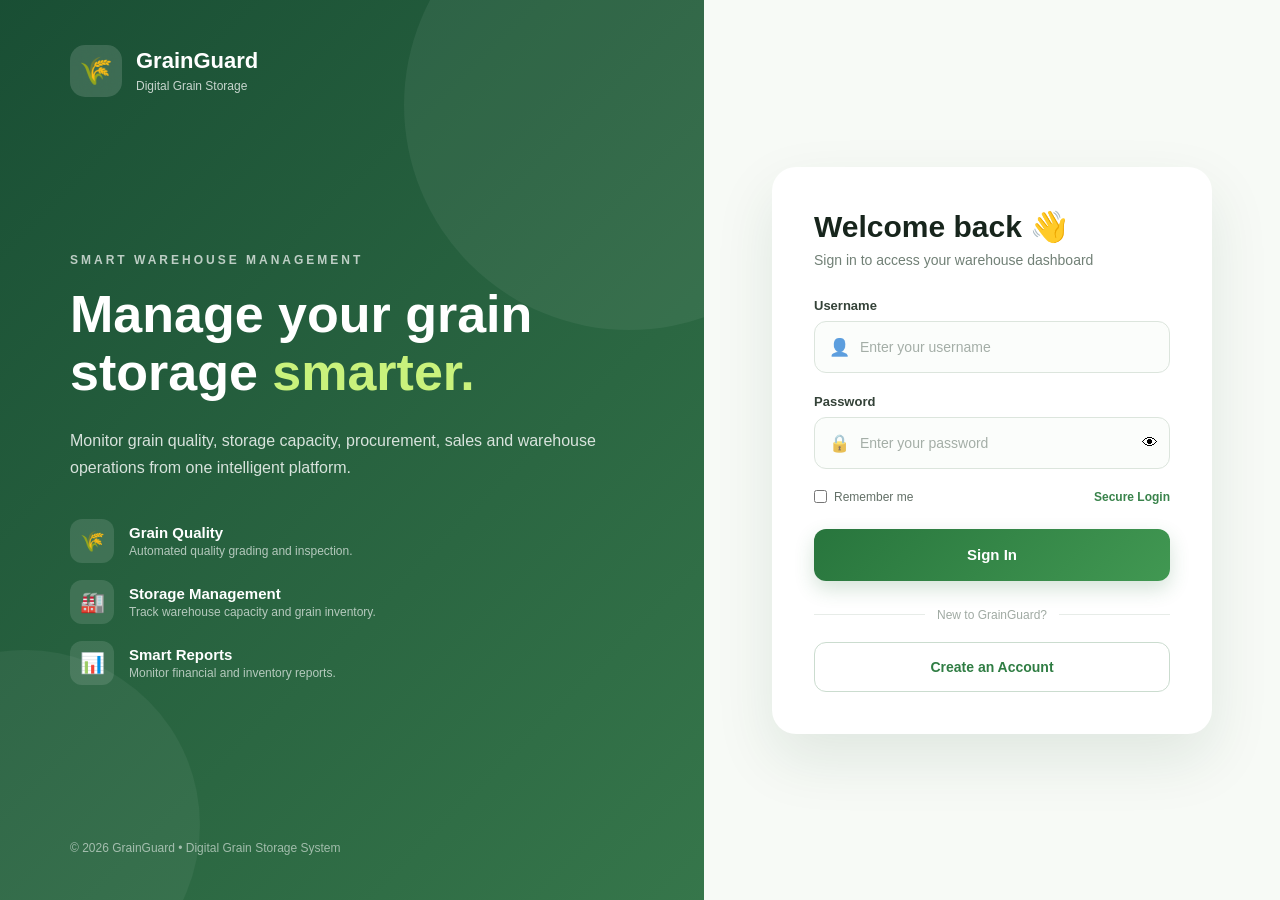
<file: src/main/resources/static/login.html>
<!DOCTYPE html>
<html lang="en">
<head>
    <meta charset="UTF-8">
    <meta name="viewport" content="width=device-width, initial-scale=1.0">

    <title>Login | Digital Grain Storage</title>

    <link rel="stylesheet" href="css/login.css">
</head>

<body>

<div class="page-container">

    <!-- LEFT SIDE -->
    <div class="welcome-section">

        <div class="logo">
            <div class="logo-icon">🌾</div>
            <div>
                <h2>GrainGuard</h2>
                <span>Digital Grain Storage</span>
            </div>
        </div>

        <div class="welcome-content">

            <p class="small-title">SMART WAREHOUSE MANAGEMENT</p>

            <h1>
                Manage your grain storage
                <span>smarter.</span>
            </h1>

            <p class="description">
                Monitor grain quality, storage capacity, procurement,
                sales and warehouse operations from one intelligent platform.
            </p>

            <div class="features">

                <div class="feature">
                    <div class="feature-icon">🌾</div>
                    <div>
                        <h3>Grain Quality</h3>
                        <p>Automated quality grading and inspection.</p>
                    </div>
                </div>

                <div class="feature">
                    <div class="feature-icon">🏭</div>
                    <div>
                        <h3>Storage Management</h3>
                        <p>Track warehouse capacity and grain inventory.</p>
                    </div>
                </div>

                <div class="feature">
                    <div class="feature-icon">📊</div>
                    <div>
                        <h3>Smart Reports</h3>
                        <p>Monitor financial and inventory reports.</p>
                    </div>
                </div>

            </div>
        </div>

        <div class="copyright">
            © 2026 GrainGuard • Digital Grain Storage System
        </div>

    </div>


    <!-- RIGHT SIDE -->
    <div class="login-section">

        <div class="login-card">

            <div class="mobile-logo">
                🌾 GrainGuard
            </div>

            <div class="card-header">
                <h1>Welcome back 👋</h1>
                <p>Sign in to access your warehouse dashboard</p>
            </div>

            <!-- ERROR / SUCCESS MESSAGE -->
            <div id="message" class="message"></div>

            <form id="loginForm">

                <div class="input-group">

                    <label for="username">Username</label>

                    <div class="input-wrapper">
                        <span class="input-icon">👤</span>

                        <input
                                type="text"
                                id="username"
                                name="username"
                                placeholder="Enter your username"
                                required
                                autocomplete="username"
                        >
                    </div>

                </div>


                <div class="input-group">

                    <label for="password">Password</label>

                    <div class="input-wrapper">

                        <span class="input-icon">🔒</span>

                        <input
                                type="password"
                                id="password"
                                name="password"
                                placeholder="Enter your password"
                                required
                                autocomplete="current-password"
                        >

                        <button
                                type="button"
                                class="show-password"
                                id="togglePassword">
                            👁
                        </button>

                    </div>

                </div>


                <div class="form-options">

                    <label class="remember">
                        <input type="checkbox" id="rememberMe">
                        <span>Remember me</span>
                    </label>

                    <span class="forgot">
                        Secure Login
                    </span>

                </div>


                <button type="submit" class="login-button" id="loginButton">

                    <span id="buttonText">Sign In</span>

                    <span id="loader" class="loader"></span>

                </button>

            </form>


            <div class="divider">
                <span>New to GrainGuard?</span>
            </div>


            <a href="register.html" class="register-button">
                Create an Account
            </a>

        </div>

    </div>

</div>

<script src="js/login.js"></script>

</body>
</html>
</file>
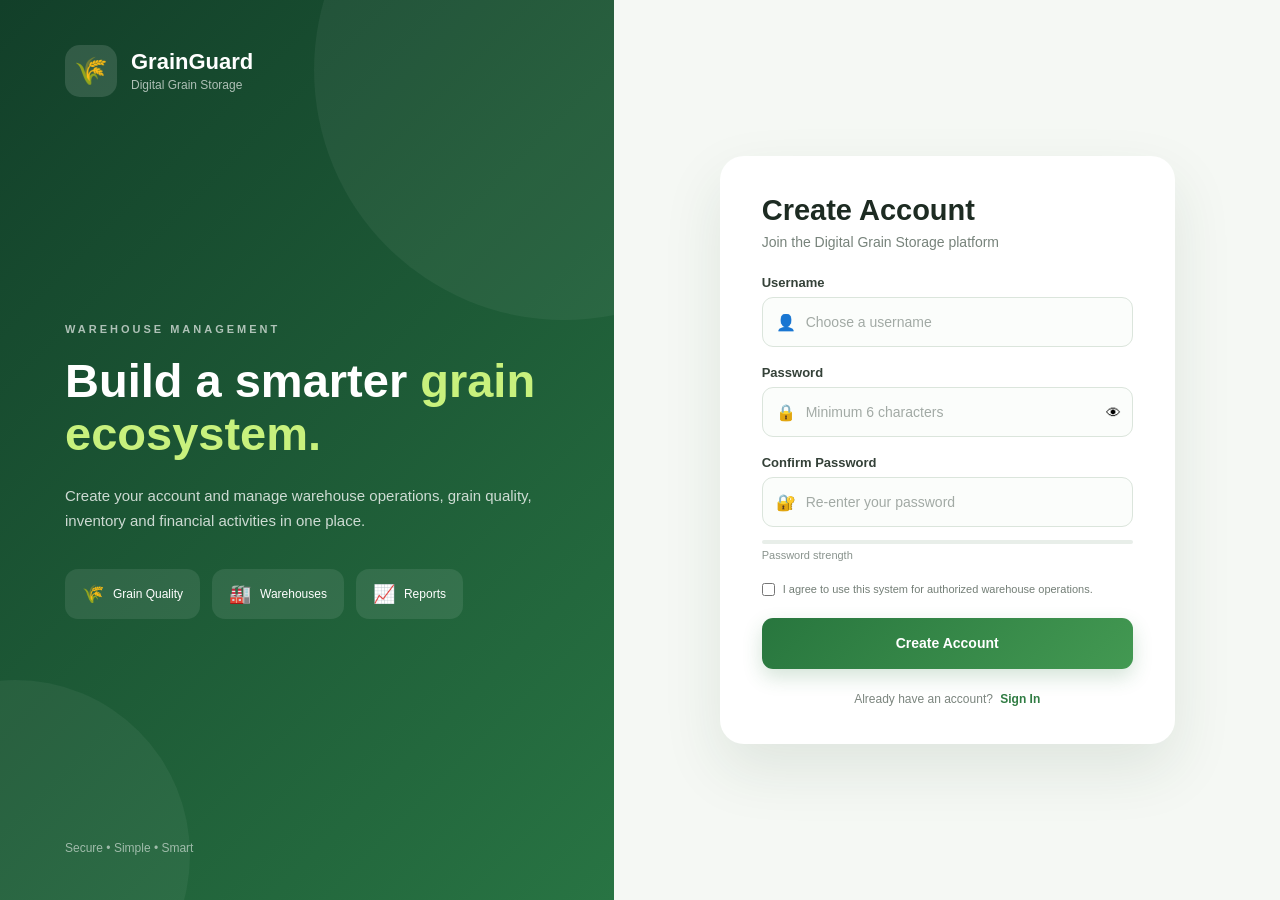
<file: src/main/resources/static/register.html>
<!DOCTYPE html>
<html lang="en">

<head>

    <meta charset="UTF-8">

    <meta name="viewport"
          content="width=device-width, initial-scale=1.0">

    <title>Create Account | GrainGuard</title>

    <link rel="stylesheet"
          href="css/register.css">

</head>


<body>

<div class="register-page">


    <!-- LEFT SIDE -->

    <div class="register-brand">

        <div class="brand-logo">

            <div class="brand-icon">
                🌾
            </div>

            <div>
                <h2>GrainGuard</h2>
                <span>Digital Grain Storage</span>
            </div>

        </div>


        <div class="brand-content">

            <span class="brand-label">
                WAREHOUSE MANAGEMENT
            </span>

            <h1>
                Build a smarter
                <span>grain ecosystem.</span>
            </h1>

            <p>
                Create your account and manage warehouse
                operations, grain quality, inventory and
                financial activities in one place.
            </p>


            <div class="stats">

                <div class="stat">
                    <strong>🌾</strong>
                    <span>Grain Quality</span>
                </div>

                <div class="stat">
                    <strong>🏭</strong>
                    <span>Warehouses</span>
                </div>

                <div class="stat">
                    <strong>📈</strong>
                    <span>Reports</span>
                </div>

            </div>

        </div>


        <div class="brand-footer">
            Secure • Simple • Smart
        </div>

    </div>


    <!-- RIGHT SIDE -->

    <div class="register-container">

        <div class="register-card">


            <div class="mobile-brand">
                🌾 GrainGuard
            </div>


            <div class="register-header">

                <h1>Create Account</h1>

                <p>
                    Join the Digital Grain Storage platform
                </p>

            </div>


            <div id="message" class="message"></div>


            <form id="registerForm">


                <!-- USERNAME -->

                <div class="input-group">

                    <label for="username">
                        Username
                    </label>

                    <div class="input-wrapper">

                        <span>👤</span>

                        <input
                                type="text"
                                id="username"
                                placeholder="Choose a username"
                                required
                                autocomplete="username"
                        >

                    </div>

                </div>


                <!-- PASSWORD -->

                <div class="input-group">

                    <label for="password">
                        Password
                    </label>

                    <div class="input-wrapper">

                        <span>🔒</span>

                        <input
                                type="password"
                                id="password"
                                placeholder="Minimum 6 characters"
                                required
                                autocomplete="new-password"
                        >

                        <button
                                type="button"
                                id="togglePassword">
                            👁
                        </button>

                    </div>

                </div>


                <!-- CONFIRM PASSWORD -->

                <div class="input-group">

                    <label for="confirmPassword">
                        Confirm Password
                    </label>

                    <div class="input-wrapper">

                        <span>🔐</span>

                        <input
                                type="password"
                                id="confirmPassword"
                                placeholder="Re-enter your password"
                                required
                                autocomplete="new-password"
                        >

                    </div>

                </div>


                <!-- PASSWORD STRENGTH -->

                <div class="password-strength">

                    <div class="strength-bar">

                        <span id="strengthBar"></span>

                    </div>

                    <p id="strengthText">
                        Password strength
                    </p>

                </div>


                <!-- TERMS -->

                <label class="terms">

                    <input
                            type="checkbox"
                            id="terms"
                            required
                    >

                    <span>
                        I agree to use this system for
                        authorized warehouse operations.
                    </span>

                </label>


                <button
                        type="submit"
                        class="create-button"
                        id="registerButton">

                    <span id="buttonText">
                        Create Account
                    </span>

                    <span
                            id="loader"
                            class="loader">
                    </span>

                </button>


            </form>


            <div class="login-link">

                Already have an account?

                <a href="login.html">
                    Sign In
                </a>

            </div>


        </div>

    </div>

</div>


<script src="js/register.js"></script>

</body>

</html>
</file>
<file: src/main/resources/static/css/login.css>
* {
    margin: 0;
    padding: 0;
    box-sizing: border-box;
}

body {
    font-family: "Segoe UI", Arial, sans-serif;
    min-height: 100vh;
    background: #f4f7f2;
    color: #1f2937;
}

.page-container {
    min-height: 100vh;
    display: flex;
}


/* =========================
   LEFT SECTION
========================= */

.welcome-section {
    width: 55%;
    min-height: 100vh;
    padding: 45px 70px;
    color: white;
    position: relative;
    overflow: hidden;

    background:
        linear-gradient(
            135deg,
            rgba(18, 73, 46, 0.97),
            rgba(42, 110, 64, 0.94)
        );

    display: flex;
    flex-direction: column;
    justify-content: space-between;
}

.welcome-section::before {
    content: "";
    position: absolute;
    width: 450px;
    height: 450px;
    border-radius: 50%;
    background: rgba(255, 255, 255, 0.06);
    right: -150px;
    top: -120px;
}

.welcome-section::after {
    content: "";
    position: absolute;
    width: 350px;
    height: 350px;
    border-radius: 50%;
    background: rgba(255, 255, 255, 0.05);
    left: -150px;
    bottom: -100px;
}


/* LOGO */

.logo {
    display: flex;
    align-items: center;
    gap: 14px;
    position: relative;
    z-index: 2;
}

.logo-icon {
    width: 52px;
    height: 52px;
    border-radius: 15px;
    background: rgba(255,255,255,0.15);
    display: flex;
    align-items: center;
    justify-content: center;
    font-size: 27px;
    backdrop-filter: blur(10px);
}

.logo h2 {
    font-size: 22px;
    margin-bottom: 2px;
}

.logo span {
    font-size: 12px;
    opacity: 0.75;
}


/* WELCOME CONTENT */

.welcome-content {
    max-width: 600px;
    position: relative;
    z-index: 2;
}

.small-title {
    font-size: 12px;
    letter-spacing: 3px;
    font-weight: 700;
    opacity: 0.7;
    margin-bottom: 18px;
}

.welcome-content h1 {
    font-size: 52px;
    line-height: 1.12;
    margin-bottom: 25px;
}

.welcome-content h1 span {
    color: #c9f27c;
}

.description {
    font-size: 16px;
    line-height: 1.7;
    max-width: 530px;
    color: rgba(255,255,255,0.82);
}


/* FEATURES */

.features {
    margin-top: 38px;
    display: flex;
    flex-direction: column;
    gap: 17px;
}

.feature {
    display: flex;
    align-items: center;
    gap: 15px;
}

.feature-icon {
    width: 44px;
    height: 44px;
    border-radius: 12px;
    background: rgba(255,255,255,0.12);
    display: flex;
    align-items: center;
    justify-content: center;
    font-size: 20px;
}

.feature h3 {
    font-size: 15px;
    margin-bottom: 3px;
}

.feature p {
    font-size: 12px;
    opacity: 0.65;
}


/* COPYRIGHT */

.copyright {
    position: relative;
    z-index: 2;
    font-size: 12px;
    opacity: 0.55;
}


/* =========================
   LOGIN SECTION
========================= */

.login-section {
    width: 45%;
    min-height: 100vh;
    display: flex;
    align-items: center;
    justify-content: center;
    padding: 40px;
    background: #f7faf6;
}

.login-card {
    width: 100%;
    max-width: 440px;
    background: white;
    padding: 42px;
    border-radius: 24px;

    box-shadow:
        0 25px 60px rgba(20, 70, 40, 0.10);
}


/* HEADER */

.card-header {
    margin-bottom: 30px;
}

.card-header h1 {
    font-size: 30px;
    color: #17251c;
    margin-bottom: 8px;
}

.card-header p {
    font-size: 14px;
    color: #718076;
}


/* INPUT */

.input-group {
    margin-bottom: 21px;
}

.input-group label {
    display: block;
    font-size: 13px;
    font-weight: 600;
    margin-bottom: 8px;
    color: #344238;
}

.input-wrapper {
    position: relative;
}

.input-icon {
    position: absolute;
    left: 15px;
    top: 50%;
    transform: translateY(-50%);
    font-size: 17px;
    opacity: 0.7;
}

.input-wrapper input {
    width: 100%;
    height: 52px;
    padding: 0 45px;
    border: 1px solid #dce5dd;
    border-radius: 12px;
    outline: none;
    font-size: 14px;
    color: #26342b;
    background: #fbfdfb;
    transition: 0.25s;
}

.input-wrapper input:focus {
    border-color: #3b8c50;
    box-shadow: 0 0 0 4px rgba(59, 140, 80, 0.10);
    background: white;
}

.input-wrapper input::placeholder {
    color: #a4aea7;
}


/* SHOW PASSWORD */

.show-password {
    position: absolute;
    right: 12px;
    top: 50%;
    transform: translateY(-50%);
    border: none;
    background: transparent;
    cursor: pointer;
    font-size: 16px;
}


/* OPTIONS */

.form-options {
    display: flex;
    justify-content: space-between;
    align-items: center;
    margin: 5px 0 25px;
    font-size: 12px;
}

.remember {
    display: flex;
    gap: 7px;
    align-items: center;
    cursor: pointer;
    color: #637067;
}

.remember input {
    accent-color: #36844b;
}

.forgot {
    color: #39834b;
    font-weight: 600;
}


/* LOGIN BUTTON */

.login-button {
    width: 100%;
    height: 52px;
    border: none;
    border-radius: 12px;
    background: linear-gradient(135deg, #28753d, #419852);
    color: white;
    font-size: 15px;
    font-weight: 700;
    cursor: pointer;

    transition: 0.25s;

    box-shadow:
        0 8px 20px rgba(40,117,61,0.20);
}

.login-button:hover {
    transform: translateY(-2px);
    box-shadow:
        0 12px 25px rgba(40,117,61,0.28);
}

.login-button:disabled {
    opacity: 0.7;
    cursor: not-allowed;
    transform: none;
}


/* LOADER */

.loader {
    display: none;
    width: 17px;
    height: 17px;
    border: 2px solid rgba(255,255,255,0.4);
    border-top-color: white;
    border-radius: 50%;
    animation: spin 0.8s linear infinite;
    margin-left: 8px;
    vertical-align: middle;
}

@keyframes spin {
    to {
        transform: rotate(360deg);
    }
}


/* DIVIDER */

.divider {
    display: flex;
    align-items: center;
    gap: 12px;
    margin: 27px 0 20px;
    color: #a0aaa3;
    font-size: 12px;
}

.divider::before,
.divider::after {
    content: "";
    height: 1px;
    flex: 1;
    background: #e7ece8;
}


/* REGISTER BUTTON */

.register-button {
    display: flex;
    justify-content: center;
    align-items: center;

    height: 50px;
    width: 100%;

    border: 1px solid #cbdccf;
    border-radius: 12px;

    text-decoration: none;
    color: #2f7d43;
    font-size: 14px;
    font-weight: 700;

    transition: 0.25s;
}

.register-button:hover {
    background: #f1f8f2;
    border-color: #73a97d;
}


/* MESSAGE */

.message {
    display: none;
    padding: 11px 14px;
    border-radius: 10px;
    font-size: 13px;
    margin-bottom: 18px;
}

.message.error {
    display: block;
    background: #fff0f0;
    color: #c0392b;
    border: 1px solid #ffd3d0;
}

.message.success {
    display: block;
    background: #effaf1;
    color: #27733b;
    border: 1px solid #ccebd2;
}


/* MOBILE LOGO */

.mobile-logo {
    display: none;
}


/* =========================
   RESPONSIVE
========================= */

@media (max-width: 900px) {

    .welcome-section {
        display: none;
    }

    .login-section {
        width: 100%;
        padding: 25px;
    }

    .mobile-logo {
        display: block;
        text-align: center;
        font-size: 20px;
        font-weight: 700;
        color: #28753d;
        margin-bottom: 25px;
    }

    .login-card {
        padding: 32px 25px;
    }
}

@media (max-width: 450px) {

    .login-section {
        padding: 15px;
    }

    .login-card {
        padding: 28px 20px;
        border-radius: 18px;
    }

    .card-header h1 {
        font-size: 25px;
    }
}
</file>
<file: src/main/resources/static/css/register.css>
* {
    margin: 0;
    padding: 0;
    box-sizing: border-box;
}

body {
    font-family: "Segoe UI", Arial, sans-serif;
    min-height: 100vh;
    background: #f5f8f4;
    color: #1d2b22;
}

.register-page {
    min-height: 100vh;
    display: flex;
}


/* =========================
   LEFT BRAND
========================= */

.register-brand {
    width: 48%;
    min-height: 100vh;
    padding: 45px 65px;

    background:
        linear-gradient(
            135deg,
            #123f29,
            #287443
        );

    color: white;

    display: flex;
    flex-direction: column;
    justify-content: space-between;

    position: relative;
    overflow: hidden;
}

.register-brand::before {
    content: "";
    position: absolute;

    width: 500px;
    height: 500px;

    border-radius: 50%;

    background: rgba(255,255,255,0.05);

    right: -200px;
    top: -180px;
}

.register-brand::after {
    content: "";
    position: absolute;

    width: 350px;
    height: 350px;

    border-radius: 50%;

    background: rgba(255,255,255,0.05);

    left: -160px;
    bottom: -130px;
}


/* LOGO */

.brand-logo {
    display: flex;
    align-items: center;
    gap: 14px;

    position: relative;
    z-index: 2;
}

.brand-icon {
    width: 52px;
    height: 52px;

    border-radius: 15px;

    background: rgba(255,255,255,0.13);

    display: flex;
    align-items: center;
    justify-content: center;

    font-size: 27px;
}

.brand-logo h2 {
    font-size: 22px;
}

.brand-logo span {
    font-size: 12px;
    opacity: 0.65;
}


/* CONTENT */

.brand-content {
    position: relative;
    z-index: 2;

    max-width: 540px;
}

.brand-label {
    font-size: 11px;
    letter-spacing: 3px;
    opacity: 0.65;
    font-weight: 700;
}

.brand-content h1 {
    font-size: 47px;
    line-height: 1.12;

    margin: 18px 0 22px;
}

.brand-content h1 span {
    color: #c8f17d;
}

.brand-content p {
    font-size: 15px;
    line-height: 1.7;
    color: rgba(255,255,255,0.78);
}


/* STATS */

.stats {
    display: flex;
    gap: 12px;
    margin-top: 35px;
}

.stat {
    padding: 14px 17px;

    background: rgba(255,255,255,0.09);

    border-radius: 13px;

    display: flex;
    align-items: center;
    gap: 9px;

    font-size: 12px;
}

.stat strong {
    font-size: 18px;
}


/* FOOTER */

.brand-footer {
    position: relative;
    z-index: 2;

    font-size: 12px;
    opacity: 0.55;
}


/* =========================
   REGISTER FORM
========================= */

.register-container {
    width: 52%;
    min-height: 100vh;

    display: flex;
    justify-content: center;
    align-items: center;

    padding: 30px;
}

.register-card {
    width: 100%;
    max-width: 455px;

    background: white;

    padding: 38px 42px;

    border-radius: 24px;

    box-shadow:
        0 25px 60px rgba(30,70,40,0.10);
}


/* HEADER */

.register-header {
    margin-bottom: 25px;
}

.register-header h1 {
    font-size: 29px;
    margin-bottom: 7px;
}

.register-header p {
    font-size: 14px;
    color: #77837b;
}


/* INPUT */

.input-group {
    margin-bottom: 18px;
}

.input-group label {
    display: block;

    font-size: 13px;
    font-weight: 600;

    margin-bottom: 7px;

    color: #344138;
}

.input-wrapper {
    position: relative;
}

.input-wrapper > span {
    position: absolute;

    left: 14px;
    top: 50%;

    transform: translateY(-50%);

    font-size: 16px;
}

.input-wrapper input {
    width: 100%;
    height: 50px;

    border: 1px solid #dbe5dc;

    border-radius: 11px;

    padding: 0 43px;

    outline: none;

    font-size: 14px;

    background: #fbfdfb;

    transition: 0.25s;
}

.input-wrapper input:focus {
    border-color: #3b8b4e;

    box-shadow:
        0 0 0 4px rgba(59,139,78,0.10);

    background: white;
}

.input-wrapper input::placeholder {
    color: #a2aaa5;
}


/* SHOW PASSWORD */

.input-wrapper button {
    position: absolute;

    right: 12px;
    top: 50%;

    transform: translateY(-50%);

    border: none;
    background: transparent;

    cursor: pointer;

    font-size: 15px;
}


/* PASSWORD STRENGTH */

.password-strength {
    margin-top: -5px;
    margin-bottom: 20px;
}

.strength-bar {
    height: 4px;

    width: 100%;

    background: #e8eee9;

    border-radius: 10px;

    overflow: hidden;
}

.strength-bar span {
    display: block;

    height: 100%;
    width: 0%;

    background: #45a35a;

    transition: 0.3s;
}

.password-strength p {
    font-size: 11px;
    margin-top: 5px;
    color: #89938d;
}


/* TERMS */

.terms {
    display: flex;

    align-items: flex-start;

    gap: 8px;

    font-size: 11px;

    color: #737e76;

    margin-bottom: 20px;

    line-height: 1.5;

    cursor: pointer;
}

.terms input {
    margin-top: 2px;
    accent-color: #358149;
}


/* BUTTON */

.create-button {
    width: 100%;
    height: 51px;

    border: none;

    border-radius: 11px;

    background:
        linear-gradient(
            135deg,
            #28763e,
            #439952
        );

    color: white;

    font-size: 14px;
    font-weight: 700;

    cursor: pointer;

    transition: 0.25s;

    box-shadow:
        0 8px 20px rgba(40,118,62,0.20);
}

.create-button:hover {
    transform: translateY(-2px);

    box-shadow:
        0 12px 25px rgba(40,118,62,0.27);
}

.create-button:disabled {
    opacity: 0.7;
    cursor: not-allowed;
}


/* LOADER */

.loader {
    display: none;

    width: 16px;
    height: 16px;

    border: 2px solid rgba(255,255,255,0.4);

    border-top-color: white;

    border-radius: 50%;

    animation: spin 0.8s linear infinite;

    margin-left: 7px;

    vertical-align: middle;
}

@keyframes spin {
    to {
        transform: rotate(360deg);
    }
}


/* LOGIN LINK */

.login-link {
    text-align: center;

    margin-top: 23px;

    font-size: 12px;

    color: #7b857e;
}

.login-link a {
    color: #307c43;

    text-decoration: none;

    font-weight: 700;

    margin-left: 4px;
}

.login-link a:hover {
    text-decoration: underline;
}


/* MESSAGE */

.message {
    display: none;

    padding: 11px 13px;

    border-radius: 10px;

    font-size: 12px;

    margin-bottom: 17px;
}

.message.error {
    display: block;

    color: #c0392b;

    background: #fff1f0;

    border: 1px solid #ffd5d1;
}

.message.success {
    display: block;

    color: #28743c;

    background: #effaf1;

    border: 1px solid #ccebd1;
}


/* MOBILE */

.mobile-brand {
    display: none;
}


@media (max-width: 900px) {

    .register-brand {
        display: none;
    }

    .register-container {
        width: 100%;
        padding: 18px;
    }

    .mobile-brand {
        display: block;

        text-align: center;

        color: #2b7b40;

        font-size: 20px;

        font-weight: 700;

        margin-bottom: 20px;
    }
}


@media (max-width: 450px) {

    .register-card {
        padding: 28px 20px;
        border-radius: 18px;
    }

    .register-header h1 {
        font-size: 25px;
    }
}
</file>
